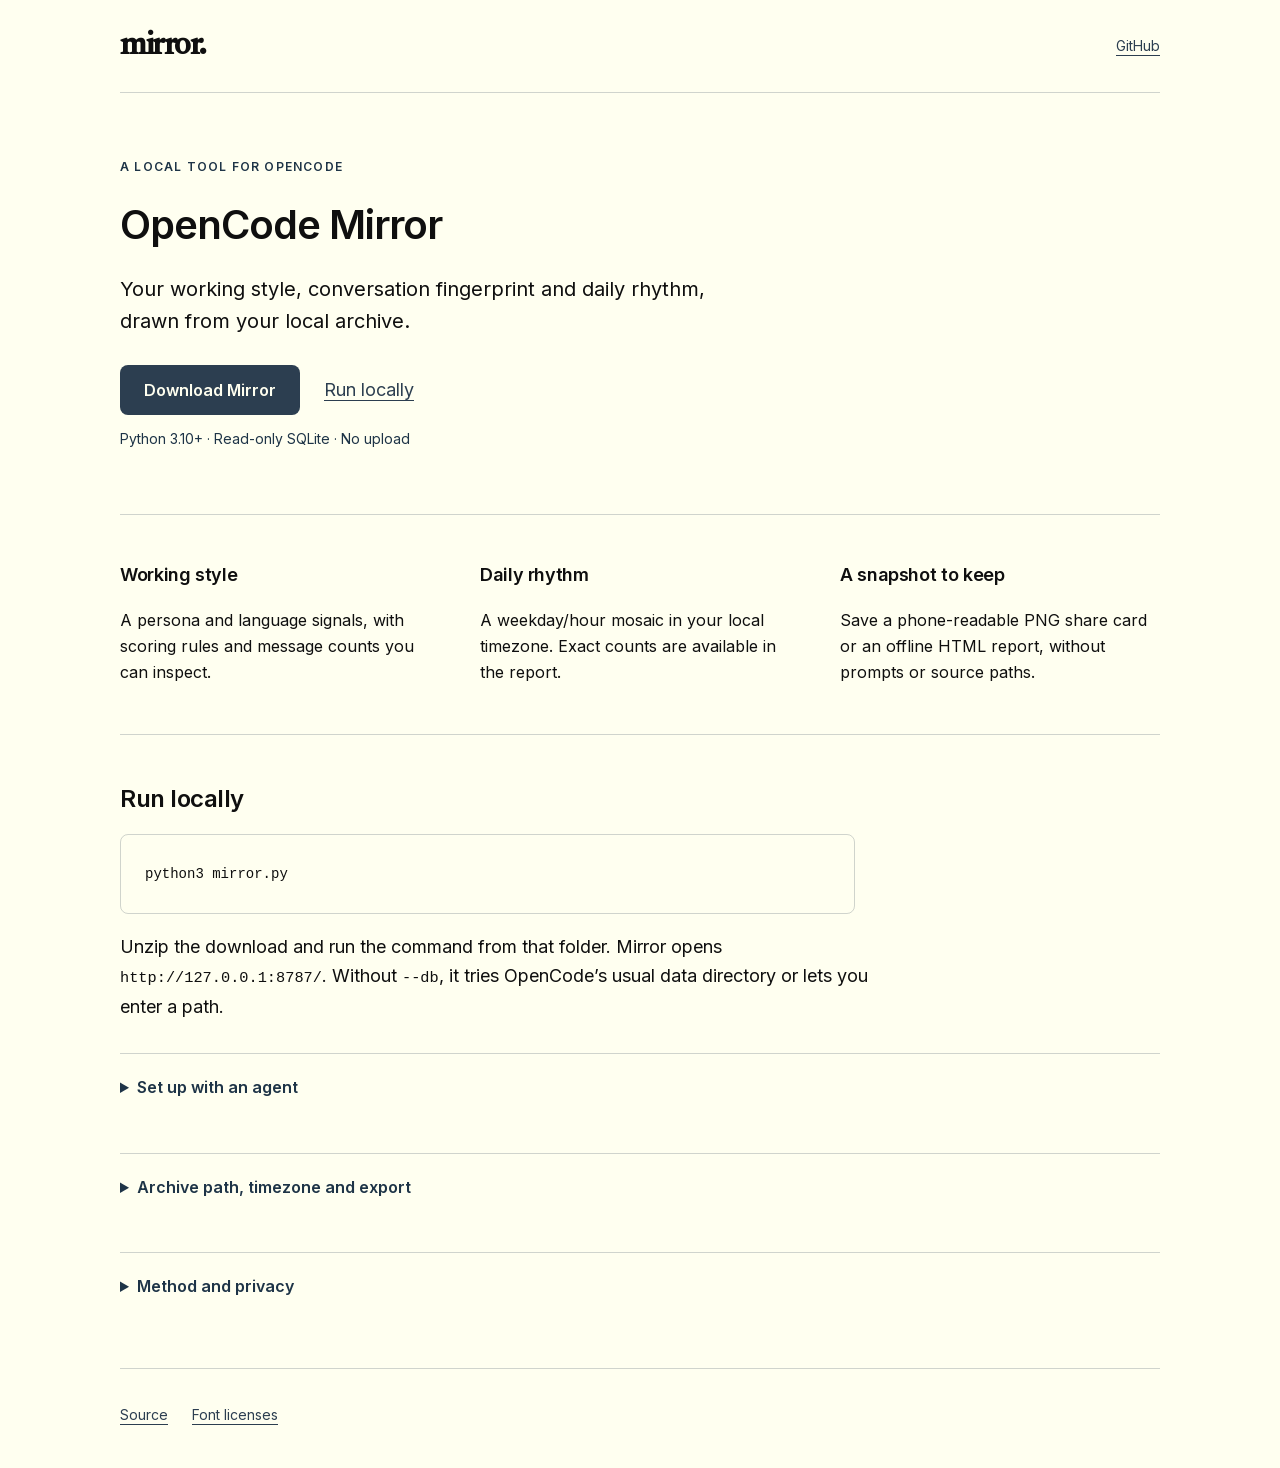
<file: handbook/index.html>
<!doctype html>
<html lang="en">
<head>
  <meta charset="utf-8">
  <meta name="viewport" content="width=device-width, initial-scale=1">
  <title>OpenCode Mirror</title>
  <meta name="description" content="Your working style, conversation fingerprint and daily rhythm, drawn from your local OpenCode archive.">
  <meta property="og:title" content="OpenCode Mirror">
  <meta property="og:description" content="Your working style, conversation fingerprint and daily rhythm, drawn from your local OpenCode archive.">
  <meta property="og:type" content="website">
  <meta name="twitter:card" content="summary">
  <link rel="icon" href="data:,">
  <link rel="stylesheet" href="../assets/theme.css">
  <link rel="stylesheet" href="../assets/fonts.css">
  <link rel="stylesheet" href="style.css">
</head>
<body>
  <a class="skip" href="#main">Skip to content</a>
  <header class="masthead"><a class="wordmark" href="#main">mirror.</a><a href="https://github.com/xmattwest/trace-mirror">GitHub</a></header>
  <main id="main">
    <section class="intro">
      <p class="eyebrow">A local tool for OpenCode</p>
      <h1>OpenCode Mirror</h1>
      <p class="lead">Your working style, conversation fingerprint and daily rhythm, drawn from your local archive.</p>
      <div class="actions"><a class="button" href="opencode-mirror.zip" download>Download Mirror</a><a href="#run">Run locally</a></div>
      <p class="small">Python 3.10+ · Read-only SQLite · No upload</p>
    </section>
    <section class="section report" aria-label="The report">
      <div><h2>Working style</h2><p>A persona and language signals, with scoring rules and message counts you can inspect.</p></div>
      <div><h2>Daily rhythm</h2><p>A weekday/hour mosaic in your local timezone. Exact counts are available in the report.</p></div>
      <div><h2>A snapshot to keep</h2><p>Save a phone-readable PNG share card or an offline HTML report, without prompts or source paths.</p></div>
    </section>
    <section class="section" id="run">
      <h2>Run locally</h2>
      <pre><code>python3 mirror.py</code></pre>
      <p>Unzip the download and run the command from that folder. Mirror opens <code>http://127.0.0.1:8787/</code>. Without <code>--db</code>, it tries OpenCode’s usual data directory or lets you enter a path.</p>
      <details><summary>Set up with an agent</summary><p>Give your agent <a href="../agent-setup.md">agent-setup.md</a>, or send this:</p><pre><code>Set up OpenCode Mirror on my computer using
https://xmattwest.github.io/trace-mirror/agent-setup.md</code></pre></details>
      <details><summary>Archive path, timezone and export</summary><pre><code>python3 mirror.py --db "/path/to/opencode.db"
python3 mirror.py --db "/path/to/opencode.db" --timezone America/Denver
python3 mirror.py --db "/path/to/opencode.db" --export mirror.html</code></pre><p>The app uses your browser’s timezone; headless exports use the computer’s zone, with UTC as a fallback. An explicit override takes precedence. Daylight saving follows each message’s date, and snapshots retain their original zone.</p><p>Other options: <code>--port 8788</code>, <code>--no-open</code>, <code>--version</code>.</p></details>
      <details><summary>Method and privacy</summary><p>The persona is a transparent heuristic, not a validated personality test. Fewer than 20 filtered messages produces an early sketch. Root user text excludes synthetic/ignored parts, reminders and identifiable history copies. Pasted material can still influence the result. Activity measures interaction, not hours worked.</p><p>The database stays read-only. Nothing is uploaded. Exports exclude prompts, tool inputs and outputs, full paths, session IDs and credentials. Shared HTML aliases project names; dates, aggregate counts and model/tool names remain.</p></details>
    </section>
  </main>
  <footer><a href="https://github.com/xmattwest/trace-mirror">Source</a><a href="../FONT_LICENSES.txt">Font licenses</a></footer>
</body>
</html>
</file>
<file: assets/theme.css>
:root {
  --canvas: #FFFFF0;
  --text-primary: #0F0F0F;
  --text-secondary: #1E3447;
  --structure: #2C3E50;
  --link: #2C3E50;
  --focus: #2C3E50;
  --emphasis: #F39C12;
  --on-structure: #FFFFF0;
  --on-emphasis: #0F0F0F;
  --font-body: Inter, Arial, sans-serif;
  --font-heading: Inter, Arial, sans-serif;
  --font-display: Newsreader, Georgia, serif;
  /* Share-card type on the 1200px canvas, composed for phone-width viewing. */
  --card-wordmark: 64px;
  --card-title: 84px;
  --card-body: 30px;
  --card-section: 48px;
  --card-label: 34px;
  --card-value: 40px;
  --card-caption: 28px;
}
</file>
<file: assets/fonts.css>
@font-face {
  font-family: 'Inter';
  font-style: normal;
  font-weight: 400;
  font-display: swap;
  src: url([data-uri]) format('woff2');
  unicode-range: U+0000-00FF, U+0131, U+0152-0153, U+02BB-02BC, U+02C6, U+02DA, U+02DC, U+0304, U+0308, U+0329, U+2000-206F, U+20AC, U+2122, U+2191, U+2193, U+2212, U+2215, U+FEFF, U+FFFD;
}
@font-face {
  font-family: 'Inter';
  font-style: normal;
  font-weight: 500;
  font-display: swap;
  src: url([data-uri]) format('woff2');
  unicode-range: U+0000-00FF, U+0131, U+0152-0153, U+02BB-02BC, U+02C6, U+02DA, U+02DC, U+0304, U+0308, U+0329, U+2000-206F, U+20AC, U+2122, U+2191, U+2193, U+2212, U+2215, U+FEFF, U+FFFD;
}
@font-face {
  font-family: 'Inter';
  font-style: normal;
  font-weight: 600;
  font-display: swap;
  src: url([data-uri]) format('woff2');
  unicode-range: U+0000-00FF, U+0131, U+0152-0153, U+02BB-02BC, U+02C6, U+02DA, U+02DC, U+0304, U+0308, U+0329, U+2000-206F, U+20AC, U+2122, U+2191, U+2193, U+2212, U+2215, U+FEFF, U+FFFD;
}
@font-face {
  font-family: 'Newsreader';
  font-style: normal;
  font-weight: 500;
  font-display: swap;
  src: url([data-uri]) format('woff2');
  unicode-range: U+0000-00FF, U+0131, U+0152-0153, U+02BB-02BC, U+02C6, U+02DA, U+02DC, U+0304, U+0308, U+0329, U+2000-206F, U+20AC, U+2122, U+2191, U+2193, U+2212, U+2215, U+FEFF, U+FFFD;
}
@font-face {
  font-family: 'Plus Jakarta Sans';
  font-style: normal;
  font-weight: 800;
  font-display: swap;
  src: url([data-uri]) format('woff2');
  unicode-range: U+0000-00FF, U+0131, U+0152-0153, U+02BB-02BC, U+02C6, U+02DA, U+02DC, U+0304, U+0308, U+0329, U+2000-206F, U+20AC, U+2122, U+2191, U+2193, U+2212, U+2215, U+FEFF, U+FFFD;
}
</file>
<file: handbook/style.css>
* { box-sizing: border-box; }
html { scroll-padding-top: 24px; }
body { margin: 0; background: var(--canvas); color: var(--text-primary); font: 18px/1.65 var(--font-body); }
a { color: var(--link); text-underline-offset: 4px; }
a:focus-visible, summary:focus-visible { outline: 3px solid var(--focus); outline-offset: 4px; }
h1, h2, p { margin-top: 0; }
h1 { font: 600 40px/1.2 var(--font-heading); letter-spacing: -.025em; margin-bottom: 24px; }
h2 { font: 600 24px/1.3 var(--font-heading); letter-spacing: -.02em; margin-bottom: 20px; }
p { margin-bottom: 24px; }
main, .masthead, footer { width: min(1040px, calc(100% - 96px)); margin-inline: auto; }
.masthead { display: flex; align-items: center; justify-content: space-between; padding-block: 24px; border-bottom: 1px solid color-mix(in srgb, var(--structure) 22%, transparent); font-size: 14px; }
.masthead a { display: inline-flex; align-items: center; min-height: 44px; }
.wordmark { font: 600 32px/1 var(--font-display); letter-spacing: -.045em; text-decoration: none; color: var(--text-primary); }
.intro { padding-block: 64px; }
.eyebrow { color: var(--text-secondary); font-size: 12px; font-weight: 600; letter-spacing: .1em; text-transform: uppercase; margin-bottom: 24px; }
.lead { font-size: 20px; line-height: 1.6; max-width: 54ch; }
.actions { display: flex; align-items: center; flex-wrap: wrap; gap: 24px; margin-block: 28px 12px; }
.actions a { display: inline-flex; align-items: center; min-height: 44px; }
.button { padding: 12px 24px; border-radius: 8px; background: var(--structure); color: var(--on-structure); font-size: 16px; font-weight: 600; text-decoration: none; }
.button:hover { background: var(--text-primary); }
.small { color: var(--text-secondary); font-size: 14px; margin-bottom: 0; }
.section { padding-block: 48px; border-top: 1px solid color-mix(in srgb, var(--structure) 22%, transparent); }
.section > p, details p { max-width: 68ch; }
.report { display: grid; grid-template-columns: repeat(3, minmax(0, 1fr)); gap: 40px; }
.report h2 { font-size: 18px; }
.report p { font-size: 16px; margin-bottom: 0; }
code, pre { font-family: ui-monospace, SFMono-Regular, Menlo, Consolas, monospace; }
code { font-size: .85em; overflow-wrap: anywhere; }
pre { padding: 24px; border: 1px solid color-mix(in srgb, var(--structure) 22%, transparent); border-radius: 8px; white-space: pre-wrap; overflow-wrap: anywhere; max-width: 68ch; }
pre code { font-size: 14px; }
details { margin-top: 32px; border-top: 1px solid color-mix(in srgb, var(--structure) 22%, transparent); font-size: 16px; }
summary { padding-block: 20px; cursor: pointer; font-weight: 600; color: var(--text-secondary); }
footer { display: flex; flex-wrap: wrap; gap: 24px; padding-block: 24px 32px; border-top: 1px solid color-mix(in srgb, var(--structure) 22%, transparent); font-size: 14px; }
footer a { display: inline-flex; align-items: center; min-height: 44px; }
.skip { position: absolute; left: 24px; top: -100px; padding: 12px; background: var(--canvas); }
.skip:focus { top: 8px; }
@media (max-width: 700px) {
  main, .masthead, footer { width: calc(100% - 48px); }
  body { font-size: 16px; }
  .intro { padding-block: 48px; }
  .lead { font-size: 18px; }
  .report { grid-template-columns: 1fr; gap: 32px; }
}
</file>
